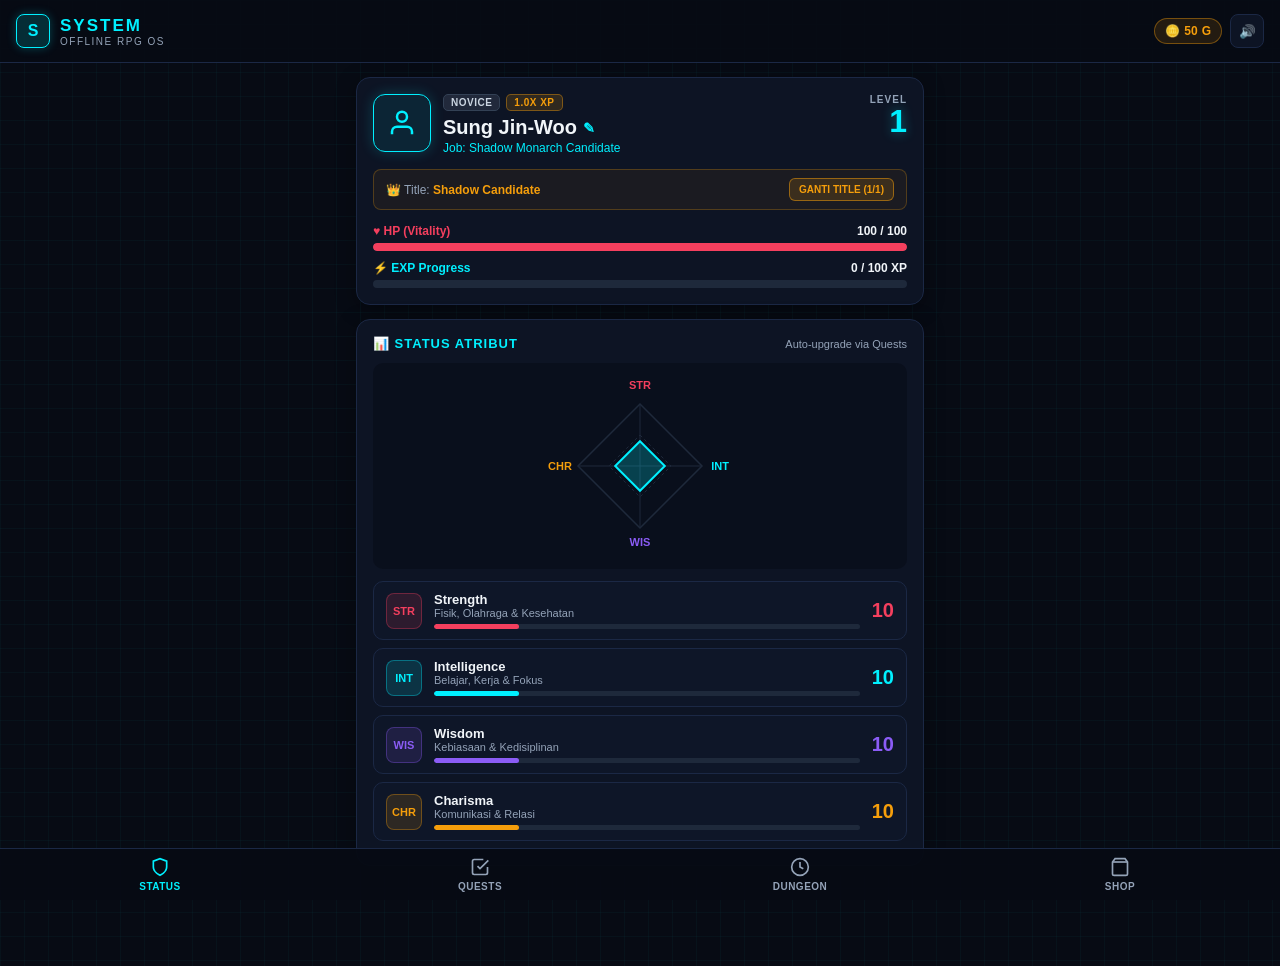
<file: SystemRPG-Android-Project/SystemRPG-Android/app/src/main/assets/gemini-code-1794833161318.html>
<!DOCTYPE html>
<html lang="id">
<head>
  <meta charset="UTF-8" />
  <meta name="viewport" content="width=device-width, initial-scale=1.0, maximum-scale=1.0, user-scalable=no" />
  <title>SYSTEM - Offline RPG OS</title>
  <style>
    :root {
      --bg-dark: #070b14;
      --card-bg: #0d1424;
      --card-border: #1b2845;
      --cyan: #00f0ff;
      --cyan-dim: rgba(0, 240, 255, 0.15);
      --purple: #8b5cf6;
      --red: #f43f5e;
      --green: #10b981;
      --amber: #f59e0b;
      --text-main: #f1f5f9;
      --text-muted: #94a3b8;
    }

    * { box-sizing: border-box; margin: 0; padding: 0; -webkit-tap-highlight-color: transparent; }

    body {
      background-color: var(--bg-dark);
      background-image:
        linear-gradient(rgba(0, 240, 255, 0.03) 1px, transparent 1px),
        linear-gradient(90deg, rgba(0, 240, 255, 0.03) 1px, transparent 1px);
      background-size: 24px 24px;
      color: var(--text-main);
      font-family: -apple-system, BlinkMacSystemFont, "Segoe UI", Roboto, Helvetica, Arial, sans-serif;
      min-height: 100vh;
      display: flex;
      flex-direction: column;
      overflow-x: hidden;
    }

    /* Header */
    header {
      display: flex;
      justify-content: space-between;
      align-items: center;
      padding: 14px 16px;
      background: rgba(7, 11, 20, 0.92);
      border-bottom: 1px solid var(--card-border);
      position: sticky;
      top: 0;
      z-index: 20;
    }

    .brand { display: flex; align-items: center; gap: 10px; }
    .brand-icon {
      width: 34px; height: 34px; border-radius: 8px;
      background: var(--cyan-dim); border: 1px solid var(--cyan);
      display: flex; align-items: center; justify-content: center;
      color: var(--cyan); font-weight: 800; font-size: 16px;
      box-shadow: 0 0 10px rgba(0, 240, 255, 0.25);
    }
    .brand-title { font-size: 17px; font-weight: 800; letter-spacing: 2px; color: var(--cyan); }
    .brand-sub { font-size: 10px; letter-spacing: 1.5px; color: var(--text-muted); }

    .header-actions { display: flex; align-items: center; gap: 8px; }
    .gold-badge {
      background: rgba(245, 158, 11, 0.12); border: 1px solid rgba(245, 158, 11, 0.4);
      color: var(--amber); padding: 5px 10px; border-radius: 20px;
      font-size: 12px; font-weight: 700; display: flex; align-items: center; gap: 4px;
    }
    .btn-icon {
      background: var(--card-bg); border: 1px solid var(--card-border);
      color: var(--text-main); width: 34px; height: 34px; border-radius: 8px;
      display: flex; align-items: center; justify-content: center; cursor: pointer;
    }

    /* Main Content */
    main { flex: 1; padding: 14px 16px 86px; max-width: 600px; width: 100%; margin: 0 auto; }
    .tab-pane { display: none; animation: fadeIn 0.2s ease; }
    .tab-pane.active { display: block; }
    @keyframes fadeIn { from { opacity: 0; transform: translateY(4px); } to { opacity: 1; transform: translateY(0); } }

    .card {
      background: var(--card-bg); border: 1px solid var(--card-border);
      border-radius: 14px; padding: 16px; margin-bottom: 14px;
      box-shadow: 0 4px 20px rgba(0, 0, 0, 0.35);
    }

    /* Profile Card */
    .profile-top { display: flex; justify-content: space-between; align-items: flex-start; gap: 12px; }
    .avatar-box {
      width: 58px; height: 58px; border-radius: 12px;
      background: rgba(0, 240, 255, 0.08); border: 1.5px solid var(--cyan);
      display: flex; align-items: center; justify-content: center; flex-shrink: 0;
      box-shadow: 0 0 14px rgba(0, 240, 255, 0.2);
    }
    .profile-info { flex: 1; }
    .badges { display: flex; gap: 6px; margin-bottom: 5px; flex-wrap: wrap; }
    .badge { font-size: 10px; font-weight: 700; padding: 2px 7px; border-radius: 5px; letter-spacing: 0.5px; }
    .badge-rank { background: rgba(148, 163, 184, 0.15); color: #cbd5e1; border: 1px solid #334155; }
    .badge-xp { background: rgba(245, 158, 11, 0.15); color: var(--amber); border: 1px solid rgba(245, 158, 11, 0.4); }

    .player-name { font-size: 20px; font-weight: 800; display: flex; align-items: center; gap: 6px; }
    .player-job { font-size: 12px; color: var(--cyan); margin-top: 2px; }
    .level-box { text-align: right; }
    .level-label { font-size: 10px; color: var(--text-muted); letter-spacing: 1px; font-weight: 700; }
    .level-num { font-size: 32px; font-weight: 900; color: var(--cyan); line-height: 1; text-shadow: 0 0 12px rgba(0, 240, 255, 0.4); }

    .title-bar {
      display: flex; justify-content: space-between; align-items: center;
      margin: 14px 0; padding: 8px 12px; border-radius: 8px;
      background: rgba(245, 158, 11, 0.06); border: 1px solid rgba(245, 158, 11, 0.25);
    }
    .title-text { font-size: 12px; color: var(--text-muted); }
    .title-text strong { color: var(--amber); }
    .btn-title {
      background: rgba(245, 158, 11, 0.15); border: 1px solid rgba(245, 158, 11, 0.5);
      color: var(--amber); font-size: 10px; font-weight: 700; padding: 5px 9px;
      border-radius: 6px; cursor: pointer;
    }
    .btn-title:active { transform: scale(0.96); }

    /* Progress Bars */
    .bar-group { margin-top: 10px; }
    .bar-header { display: flex; justify-content: space-between; font-size: 12px; font-weight: 600; margin-bottom: 5px; }
    .bar-track { width: 100%; height: 8px; background: #1e293b; border-radius: 99px; overflow: hidden; }
    .bar-fill { height: 100%; border-radius: 99px; transition: width 0.3s ease; }

    /* Stats & Radar */
    .section-header { display: flex; justify-content: space-between; align-items: center; margin-bottom: 12px; }
    .section-title { font-size: 13px; font-weight: 800; letter-spacing: 1px; color: var(--cyan); text-transform: uppercase; }
    .radar-wrap { display: flex; justify-content: center; padding: 8px 0; background: rgba(7, 11, 20, 0.5); border-radius: 10px; margin-bottom: 12px; }

    .stat-row {
      display: flex; align-items: center; gap: 12px; padding: 10px 12px;
      background: rgba(15, 23, 42, 0.7); border: 1px solid var(--card-border);
      border-radius: 10px; margin-bottom: 8px;
    }
    .stat-badge {
      width: 36px; height: 36px; border-radius: 8px; font-size: 11px; font-weight: 800;
      display: flex; align-items: center; justify-content: center; flex-shrink: 0;
    }
    .stat-details { flex: 1; }
    .stat-name { font-size: 13px; font-weight: 700; }
    .stat-desc { font-size: 11px; color: var(--text-muted); margin-bottom: 5px; }
    .stat-val { font-size: 20px; font-weight: 800; }

    /* Quests */
    .quest-form { display: flex; flex-direction: column; gap: 8px; margin-bottom: 14px; }
    .quest-input-row { display: flex; gap: 8px; }
    input, select {
      background: #090e1a; border: 1px solid var(--card-border); color: var(--text-main);
      padding: 10px 12px; border-radius: 8px; font-size: 13px; outline: none;
    }
    input:focus, select:focus { border-color: var(--cyan); }
    .btn-primary {
      background: var(--cyan); color: #040812; border: none; font-weight: 800;
      padding: 10px 14px; border-radius: 8px; font-size: 13px; cursor: pointer;
    }
    .btn-primary:active { opacity: 0.85; }

    .quest-item {
      display: flex; align-items: center; justify-content: space-between; gap: 10px;
      padding: 12px; background: rgba(15, 23, 42, 0.75); border: 1px solid var(--card-border);
      border-radius: 10px; margin-bottom: 8px; transition: all 0.2s;
    }
    .quest-item.done { border-color: rgba(16, 185, 129, 0.4); background: rgba(16, 185, 129, 0.06); }
    .quest-left { display: flex; align-items: center; gap: 10px; flex: 1; cursor: pointer; }
    .checkbox {
      width: 22px; height: 22px; border-radius: 6px; border: 2px solid var(--cyan);
      display: flex; align-items: center; justify-content: center; flex-shrink: 0;
      color: #040812; font-weight: 900; font-size: 13px;
    }
    .quest-item.done .checkbox { background: var(--green); border-color: var(--green); }
    .quest-title { font-size: 13px; font-weight: 600; }
    .quest-item.done .quest-title { text-decoration: line-through; color: var(--text-muted); }
    .quest-meta { font-size: 11px; color: var(--text-muted); margin-top: 2px; }
    .btn-del { background: none; border: none; color: #64748b; font-size: 16px; padding: 4px 6px; cursor: pointer; }

    /* Dungeon */
    .dungeon-box { text-align: center; padding: 20px 12px; }
    .timer-display {
      font-size: 54px; font-weight: 900; font-family: monospace; color: var(--cyan);
      text-shadow: 0 0 20px rgba(0, 240, 255, 0.35); margin: 14px 0;
    }
    .audio-selector {
      display: flex; justify-content: center; gap: 6px; margin: 14px 0; flex-wrap: wrap;
    }
    .audio-chip {
      background: #090e1a; border: 1px solid var(--card-border); color: var(--text-muted);
      padding: 6px 11px; border-radius: 20px; font-size: 11px; font-weight: 700; cursor: pointer;
    }
    .audio-chip.active {
      background: var(--cyan-dim); border-color: var(--cyan); color: var(--cyan);
    }
    .dungeon-controls { display: flex; justify-content: center; gap: 10px; margin-top: 14px; }
    .btn-danger {
      background: rgba(244, 63, 94, 0.15); border: 1px solid var(--red);
      color: var(--red); font-weight: 700; padding: 10px 16px; border-radius: 8px; cursor: pointer;
    }
    .lock-badge {
      display: inline-flex; align-items: center; gap: 5px; font-size: 11px;
      color: var(--green); background: rgba(16, 185, 129, 0.1);
      border: 1px solid rgba(16, 185, 129, 0.3); padding: 4px 10px; border-radius: 99px;
      margin-top: 10px;
    }

    /* Shop */
    .shop-item {
      display: flex; justify-content: space-between; align-items: center; gap: 10px;
      padding: 12px; background: rgba(15, 23, 42, 0.75); border: 1px solid var(--card-border);
      border-radius: 10px; margin-bottom: 8px;
    }
    .btn-buy {
      background: rgba(245, 158, 11, 0.15); border: 1px solid var(--amber);
      color: var(--amber); font-weight: 800; font-size: 12px; padding: 7px 12px;
      border-radius: 8px; cursor: pointer; white-space: nowrap;
    }

    /* Bottom Nav */
    nav {
      position: fixed; bottom: 0; left: 0; right: 0;
      background: rgba(7, 11, 20, 0.96); border-top: 1px solid var(--card-border);
      display: flex; justify-content: space-around; padding: 8px 0; z-index: 30;
    }
    .nav-btn {
      background: none; border: none; color: var(--text-muted);
      display: flex; flex-direction: column; align-items: center; gap: 4px;
      font-size: 10px; font-weight: 700; letter-spacing: 0.5px; cursor: pointer; flex: 1;
    }
    .nav-btn.active { color: var(--cyan); }
    .nav-btn svg { width: 20px; height: 20px; }

    /* Toast */
    #toast {
      position: fixed; top: 68px; left: 50%; transform: translateX(-50%);
      background: #0f172a; border: 1px solid var(--cyan); color: var(--text-main);
      padding: 9px 16px; border-radius: 99px; font-size: 12px; font-weight: 700;
      box-shadow: 0 6px 24px rgba(0, 0, 0, 0.6); z-index: 99;
      opacity: 0; pointer-events: none; transition: opacity 0.25s; white-space: nowrap;
    }
    #toast.show { opacity: 1; }
  </style>
</head>
<body>

  <header>
    <div class="brand">
      <div class="brand-icon">S</div>
      <div>
        <div class="brand-title">SYSTEM</div>
        <div class="brand-sub">OFFLINE RPG OS</div>
      </div>
    </div>
    <div class="header-actions">
      <div class="gold-badge">🪙 <span id="goldDisplay">0</span> G</div>
      <button class="btn-icon" onclick="toggleSoundFX()" id="sfxBtn" title="Efek Suara">🔊</button>
    </div>
  </header>

  <div id="toast">Notifikasi System</div>

  <main>
    <!-- TAB 1: STATUS -->
    <section id="tab-status" class="tab-pane active">
      <div class="card">
        <div class="profile-top">
          <div class="avatar-box">
            <svg width="30" height="30" viewBox="0 0 24 24" fill="none" stroke="#00f0ff" stroke-width="2">
              <path d="M20 21v-2a4 4 0 0 0-4-4H8a4 4 0 0 0-4 4v2"></path>
              <circle cx="12" cy="7" r="4"></circle>
            </svg>
          </div>
          <div class="profile-info">
            <div class="badges">
              <span class="badge badge-rank" id="rankBadge">NOVICE</span>
              <span class="badge badge-xp" id="xpMultBadge">1.0X XP</span>
            </div>
            <div class="player-name">
              <span id="playerName">Hunter</span>
              <span style="font-size:14px; color:var(--cyan); cursor:pointer;" onclick="editName()">✎</span>
            </div>
            <div class="player-job" id="playerJob">Job: Shadow Monarch Candidate</div>
          </div>
          <div class="level-box">
            <div class="level-label">LEVEL</div>
            <div class="level-num" id="levelDisplay">1</div>
          </div>
        </div>

        <div class="title-bar">
          <div class="title-text">👑 Title: <strong id="activeTitleDisplay">Shadow Candidate</strong></div>
          <button class="btn-title" onclick="cycleTitle()" id="btnChangeTitle">GANTI TITLE (1/1)</button>
        </div>

        <div class="bar-group">
          <div class="bar-header">
            <span style="color:var(--red);">♥ HP (Vitality)</span>
            <span id="hpText">100 / 100</span>
          </div>
          <div class="bar-track">
            <div class="bar-fill" id="hpBar" style="width:100%; background:var(--red);"></div>
          </div>
        </div>

        <div class="bar-group">
          <div class="bar-header">
            <span style="color:var(--cyan);">⚡ EXP Progress</span>
            <span id="xpText">0 / 100 XP</span>
          </div>
          <div class="bar-track">
            <div class="bar-fill" id="xpBar" style="width:0%; background:linear-gradient(90deg, var(--cyan), var(--purple));"></div>
          </div>
        </div>
      </div>

      <div class="card">
        <div class="section-header">
          <div class="section-title">📊 Status Atribut</div>
          <div style="font-size:11px; color:var(--text-muted);">Auto-upgrade via Quests</div>
        </div>

        <div class="radar-wrap">
          <svg id="radarSvg" width="210" height="190" viewBox="0 0 210 190"></svg>
        </div>

        <div id="statsList"></div>
      </div>
    </section>

    <!-- TAB 2: QUESTS -->
    <section id="tab-quests" class="tab-pane">
      <div class="card">
        <div class="section-header">
          <div class="section-title">⚔️ Tambah Main Quest</div>
        </div>
        <div class="quest-form">
          <input type="text" id="questTitleInput" placeholder="Contoh: Olahraga 30 menit / Belajar 1 bab..." />
          <div class="quest-input-row">
            <select id="questStatInput" style="flex:1;">
              <option value="STR">STR (Fisik & Olahraga)</option>
              <option value="INT">INT (Belajar & Fokus)</option>
              <option value="WIS">WIS (Ibadah & Kebiasaan)</option>
              <option value="CHR">CHR (Sosial & Komunikasi)</option>
            </select>
            <select id="questDiffInput" style="width:120px;">
              <option value="E">Rank E (+15 XP)</option>
              <option value="D" selected>Rank D (+25 XP)</option>
              <option value="C">Rank C (+40 XP)</option>
              <option value="B">Rank B (+60 XP)</option>
            </select>
          </div>
          <button class="btn-primary" onclick="addQuest()">+ TAMBAH QUEST</button>
        </div>
      </div>

      <div class="card">
        <div class="section-header">
          <div class="section-title">📜 Daftar Daily & Main Quest</div>
          <div style="font-size:11px; color:var(--text-muted);">Klik ulang untuk Undo</div>
        </div>
        <div id="questList"></div>
      </div>
    </section>

    <!-- TAB 3: DUNGEON -->
    <section id="tab-dungeon" class="tab-pane">
      <div class="card dungeon-box">
        <div class="section-title">🌀 Instant Dungeon (Deep Focus)</div>
        <p style="font-size:12px; color:var(--text-muted); margin-top:6px;">
          Selesaikan sesi fokus tanpa gangguan untuk mendapatkan <strong>+60 XP</strong>, <strong>+40 Gold</strong>, dan <strong>+2 INT</strong>.
        </p>

        <div class="timer-display" id="timerDisplay">25:00</div>

        <div style="font-size:11px; color:var(--text-muted); margin-bottom:4px;">🎵 Ambient Sound (Offline Audio):</div>
        <div class="audio-selector">
          <button class="audio-chip active" data-sound="none" onclick="setDungeonAudio('none')">🔇 Hening</button>
          <button class="audio-chip" data-sound="synth" onclick="setDungeonAudio('synth')">🌌 Dark Synth</button>
          <button class="audio-chip" data-sound="rain" onclick="setDungeonAudio('rain')">🌧️ Suara Hujan</button>
        </div>

        <div class="dungeon-controls">
          <button class="btn-primary" id="btnStartDungeon" onclick="toggleDungeon()">▶ MASUK DUNGEON</button>
          <button class="btn-danger" onclick="resetDungeon()">↺ RESET</button>
        </div>

        <div id="screenLockStatus" class="lock-badge" style="display:none;">
          🔒 Layar Dikunci Tetap Menyala
        </div>
      </div>
    </section>

    <!-- TAB 4: SHOP -->
    <section id="tab-shop" class="tab-pane">
      <div class="card">
        <div class="section-header">
          <div class="section-title">🛒 System Reward Shop</div>
          <div style="font-size:11px; color:var(--text-muted);">Tukar Gold dengan Self-Reward</div>
        </div>
        <div class="quest-input-row" style="margin-bottom:12px;">
          <input type="text" id="shopNameInput" placeholder="Nama hadiah (misal: Kopi Susu / Main Game)" style="flex:1;" />
          <input type="number" id="shopCostInput" placeholder="Gold" style="width:80px;" value="50" />
          <button class="btn-primary" onclick="addShopItem()">+</button>
        </div>
        <div id="shopList"></div>
      </div>
    </section>
  </main>

  <nav>
    <button class="nav-btn active" onclick="switchTab('status', this)">
      <svg viewBox="0 0 24 24" fill="none" stroke="currentColor" stroke-width="2"><path d="M12 22s8-4 8-10V5l-8-3-8 3v7c0 6 8 10 8 10z"/></svg>
      STATUS
    </button>
    <button class="nav-btn" onclick="switchTab('quests', this)">
      <svg viewBox="0 0 24 24" fill="none" stroke="currentColor" stroke-width="2"><path d="M9 11l3 3L22 4"/><path d="M21 12v7a2 2 0 0 1-2 2H5a2 2 0 0 1-2-2V5a2 2 0 0 1 2-2h11"/></svg>
      QUESTS
    </button>
    <button class="nav-btn" onclick="switchTab('dungeon', this)">
      <svg viewBox="0 0 24 24" fill="none" stroke="currentColor" stroke-width="2"><circle cx="12" cy="12" r="10"/><polyline points="12 6 12 12 16 14"/></svg>
      DUNGEON
    </button>
    <button class="nav-btn" onclick="switchTab('shop', this)">
      <svg viewBox="0 0 24 24" fill="none" stroke="currentColor" stroke-width="2"><path d="M6 2L3 6v14a2 2 0 0 0 2 2h14a2 2 0 0 0 2-2V6l-3-4z"/><line x1="3" y1="6" x2="21" y2="6"/></svg>
      SHOP
    </button>
  </nav>

  <script>
    const ALL_TITLES = [
      { id: 'candidate', name: 'Shadow Candidate', mult: 1.0, req: () => true },
      { id: 'hunter', name: 'Awakened Hunter', mult: 1.05, req: (s) => s.level >= 2 },
      { id: 'iron', name: 'Iron Body', mult: 1.1, req: (s) => s.stats.STR >= 15 },
      { id: 'scholar', name: 'Arcane Scholar', mult: 1.1, req: (s) => s.stats.INT >= 15 },
      { id: 'monarch', name: 'Shadow Monarch', mult: 1.25, req: (s) => s.level >= 10 }
    ];

    const DIFF_REWARDS = {
      E: { xp: 15, gold: 10, stat: 1 },
      D: { xp: 25, gold: 15, stat: 1 },
      C: { xp: 40, gold: 25, stat: 2 },
      B: { xp: 60, gold: 40, stat: 3 }
    };

    let state = JSON.parse(localStorage.getItem('systemRpgState')) || {
      name: 'Sung Jin-Woo',
      level: 1,
      xp: 0,
      hp: 100,
      maxHp: 100,
      gold: 50,
      sfx: true,
      activeTitleId: 'candidate',
      stats: { STR: 10, INT: 10, WIS: 10, CHR: 10 },
      quests: [
        { id: 1, title: 'Olahraga / Push-up 20x', stat: 'STR', diff: 'D', done: false },
        { id: 2, title: 'Deep Work / Belajar 45 Menit', stat: 'INT', diff: 'C', done: false },
        { id: 3, title: 'Membaca Buku / Refleksi Harian', stat: 'WIS', diff: 'E', done: false }
      ],
      shop: [
        { id: 1, name: 'Minuman Favorit / Kopi', cost: 40 },
        { id: 2, name: 'Main Game / Nonton 1 Jam', cost: 60 },
        { id: 3, name: 'Cheat Meal Akhir Pekan', cost: 150 }
      ]
    };

    function saveState() {
      localStorage.setItem('systemRpgState', JSON.stringify(state));
    }

    function showToast(msg) {
      const t = document.getElementById('toast');
      t.textContent = msg;
      t.classList.add('show');
      clearTimeout(window._toastTimer);
      window._toastTimer = setTimeout(() => t.classList.remove('show'), 2400);
    }

    // Web Audio SFX
    let audioCtx = null;
    function getAudioCtx() {
      if (!audioCtx) audioCtx = new (window.AudioContext || window.webkitAudioContext)();
      if (audioCtx.state === 'suspended') audioCtx.resume();
      return audioCtx;
    }

    function playTone(freq, type = 'sine', duration = 0.15) {
      if (!state.sfx) return;
      try {
        const ctx = getAudioCtx();
        const osc = ctx.createOscillator();
        const gain = ctx.createGain();
        osc.type = type;
        osc.frequency.setValueAtTime(freq, ctx.currentTime);
        gain.gain.setValueAtTime(0.12, ctx.currentTime);
        gain.gain.exponentialRampToValueAtTime(0.001, ctx.currentTime + duration);
        osc.connect(gain);
        gain.connect(ctx.destination);
        osc.start();
        osc.stop(ctx.currentTime + duration);
      } catch (e) {}
    }

    function toggleSoundFX() {
      state.sfx = !state.sfx;
      document.getElementById('sfxBtn').textContent = state.sfx ? '🔊' : '🔇';
      saveState();
      showToast(state.sfx ? 'Efek Suara Aktif' : 'Efek Suara Dimatikan');
    }

    // Level & XP Logic (Mendukung penambahan maupun pengurangan / Undo)
    function xpNeededForLevel(lvl) {
      return lvl * 100;
    }

    function applyXpAndLevel(deltaXp) {
      state.xp += deltaXp;
      while (state.xp >= xpNeededForLevel(state.level)) {
        state.xp -= xpNeededForLevel(state.level);
        state.level++;
        state.hp = state.maxHp;
        playTone(660, 'triangle', 0.35);
        showToast(`🎉 LEVEL UP! Sekarang Level ${state.level}!`);
      }
      while (state.xp < 0 && state.level > 1) {
        state.level--;
        state.xp += xpNeededForLevel(state.level);
      }
      if (state.xp < 0) state.xp = 0;
    }

    // Title System (Langsung berpindah & render ulang)
    function getUnlockedTitles() {
      return ALL_TITLES.filter(t => t.req(state));
    }

    function cycleTitle() {
      const unlocked = getUnlockedTitles();
      if (unlocked.length <= 1) {
        showToast('Naikkan Level atau Stat untuk membuka Title baru!');
        return;
      }
      const currentIdx = unlocked.findIndex(t => t.id === state.activeTitleId);
      const nextIdx = (currentIdx + 1) % unlocked.length;
      state.activeTitleId = unlocked[nextIdx].id;
      playTone(520, 'sine', 0.12);
      saveState();
      renderAll();
      showToast(`👑 Title diganti: ${unlocked[nextIdx].name}`);
    }

    function editName() {
      const newName = prompt('Masukkan Nama Hunter:', state.name);
      if (newName && newName.trim()) {
        state.name = newName.trim();
        saveState();
        renderAll();
      }
    }

    // Quest & Undo Toggle
    function addQuest() {
      const titleEl = document.getElementById('questTitleInput');
      const title = titleEl.value.trim();
      if (!title) return;
      const stat = document.getElementById('questStatInput').value;
      const diff = document.getElementById('questDiffInput').value;
      state.quests.unshift({ id: Date.now(), title, stat, diff, done: false });
      titleEl.value = '';
      playTone(440, 'sine', 0.1);
      saveState();
      renderAll();
      showToast('Quest baru ditambahkan!');
    }

    function toggleQuest(id) {
      const q = state.quests.find(item => item.id === id);
      if (!q) return;

      const unlocked = getUnlockedTitles();
      const activeTitle = unlocked.find(t => t.id === state.activeTitleId) || ALL_TITLES[0];
      const base = DIFF_REWARDS[q.diff] || DIFF_REWARDS.D;
      const earnedXp = Math.round(base.xp * activeTitle.mult);

      if (!q.done) {
        // Selesaikan Quest
        q.done = true;
        q.lastEarnedXp = earnedXp;
        q.lastEarnedGold = base.gold;
        q.lastEarnedStat = base.stat;

        state.gold += base.gold;
        state.stats[q.stat] = (state.stats[q.stat] || 10) + base.stat;
        applyXpAndLevel(earnedXp);
        playTone(580, 'triangle', 0.18);
        showToast(`✅ Selesai! +${earnedXp} XP, +${base.gold} G, +${base.stat} ${q.stat}`);
      } else {
        // UNDO / Batalkan Quest (jika kepencet)
        q.done = false;
        const revXp = q.lastEarnedXp || earnedXp;
        const revGold = q.lastEarnedGold || base.gold;
        const revStat = q.lastEarnedStat || base.stat;

        state.gold = Math.max(0, state.gold - revGold);
        state.stats[q.stat] = Math.max(1, (state.stats[q.stat] || 10) - revStat);
        applyXpAndLevel(-revXp);
        playTone(260, 'sawtooth', 0.15);
        showToast(`↩️ Quest dibatalkan (-${revXp} XP, -${revGold} G)`);
      }

      saveState();
      renderAll();
    }

    function deleteQuest(id) {
      state.quests = state.quests.filter(q => q.id !== id);
      saveState();
      renderAll();
    }

    // Dungeon Timer + Offline Ambient Audio + Screen Keep-On Lock
    let dungeonSeconds = 25 * 60;
    let dungeonInterval = null;
    let selectedAudioMode = 'none';
    let ambientNodes = [];

    function setScreenLock(enable) {
      // 1. Panggil jembatan Android Native (MainActivity.kt)
      if (window.AndroidBridge && typeof window.AndroidBridge.setKeepScreenOn === 'function') {
        window.AndroidBridge.setKeepScreenOn(enable);
      }
      // 2. Fallback Web WakeLock API
      if ('wakeLock' in navigator) {
        if (enable && !window._wakeLock) {
          navigator.wakeLock.request('screen').then(lock => { window._wakeLock = lock; }).catch(() => {});
        } else if (!enable && window._wakeLock) {
          window._wakeLock.release().catch(() => {});
          window._wakeLock = null;
        }
      }
      document.getElementById('screenLockStatus').style.display = enable ? 'inline-flex' : 'none';
    }

    function stopAmbientAudio() {
      ambientNodes.forEach(node => {
        try { node.stop(); } catch (e) {}
        try { node.disconnect(); } catch (e) {}
      });
      ambientNodes = [];
    }

    function startAmbientAudio(mode) {
      stopAmbientAudio();
      if (mode === 'none') return;
      try {
        const ctx = getAudioCtx();
        if (mode === 'synth') {
          // Dark Cyber Pad Drone (Offline Synth)
          const freqs = [110, 164.81, 220]; // A2, E3, A3
          freqs.forEach(f => {
            const osc = ctx.createOscillator();
            const gain = ctx.createGain();
            osc.type = 'sine';
            osc.frequency.value = f;
            gain.gain.value = 0.035;
            osc.connect(gain);
            gain.connect(ctx.destination);
            osc.start();
            ambientNodes.push(osc, gain);
          });
        } else if (mode === 'rain') {
          // Suara Hujan Rintik (Filtered Pink/Brown Noise)
          const bufferSize = 2 * ctx.sampleRate;
          const noiseBuffer = ctx.createBuffer(1, bufferSize, ctx.sampleRate);
          const output = noiseBuffer.getChannelData(0);
          let lastOut = 0.0;
          for (let i = 0; i < bufferSize; i++) {
            const white = Math.random() * 2 - 1;
            output[i] = (lastOut + (0.04 * white)) / 1.04;
            lastOut = output[i];
            output[i] *= 2.5;
          }
          const whiteNoise = ctx.createBufferSource();
          whiteNoise.buffer = noiseBuffer;
          whiteNoise.loop = true;

          const filter = ctx.createBiquadFilter();
          filter.type = 'lowpass';
          filter.frequency.value = 750;

          const gain = ctx.createGain();
          gain.gain.value = 0.14;

          whiteNoise.connect(filter);
          filter.connect(gain);
          gain.connect(ctx.destination);
          whiteNoise.start();
          ambientNodes.push(whiteNoise, filter, gain);
        }
      } catch (e) {}
    }

    function setDungeonAudio(mode) {
      selectedAudioMode = mode;
      document.querySelectorAll('.audio-chip').forEach(btn => {
        btn.classList.toggle('active', btn.dataset.sound === mode);
      });
      if (dungeonInterval) {
        startAmbientAudio(mode);
      }
    }

    function updateTimerDisplay() {
      const m = String(Math.floor(dungeonSeconds / 60)).padStart(2, '0');
      const s = String(dungeonSeconds % 60).padStart(2, '0');
      document.getElementById('timerDisplay').textContent = `${m}:${s}`;
    }

    function toggleDungeon() {
      const btn = document.getElementById('btnStartDungeon');
      if (dungeonInterval) {
        clearInterval(dungeonInterval);
        dungeonInterval = null;
        stopAmbientAudio();
        setScreenLock(false);
        btn.textContent = '▶ LANJUTKAN';
      } else {
        setScreenLock(true);
        startAmbientAudio(selectedAudioMode);
        btn.textContent = '⏸ JEDA';
        dungeonInterval = setInterval(() => {
          dungeonSeconds--;
          updateTimerDisplay();
          if (dungeonSeconds <= 0) {
            clearInterval(dungeonInterval);
            dungeonInterval = null;
            stopAmbientAudio();
            setScreenLock(false);
            dungeonSeconds = 25 * 60;
            updateTimerDisplay();
            btn.textContent = '▶ MASUK DUNGEON';

            state.gold += 40;
            state.stats.INT += 2;
            applyXpAndLevel(60);
            playTone(700, 'triangle', 0.4);
            saveState();
            renderAll();
            showToast('🏆 Dungeon Cleared! +60 XP, +40 G, +2 INT');
          }
        }, 1000);
      }
    }

    function resetDungeon() {
      clearInterval(dungeonInterval);
      dungeonInterval = null;
      stopAmbientAudio();
      setScreenLock(false);
      dungeonSeconds = 25 * 60;
      updateTimerDisplay();
      document.getElementById('btnStartDungeon').textContent = '▶ MASUK DUNGEON';
    }

    // Shop
    function addShopItem() {
      const nameEl = document.getElementById('shopNameInput');
      const costEl = document.getElementById('shopCostInput');
      const name = nameEl.value.trim();
      const cost = parseInt(costEl.value, 10) || 50;
      if (!name) return;
      state.shop.push({ id: Date.now(), name, cost });
      nameEl.value = '';
      saveState();
      renderAll();
    }

    function buyItem(id) {
      const item = state.shop.find(i => i.id === id);
      if (!item) return;
      if (state.gold < item.cost) {
        showToast('❌ Gold tidak cukup!');
        return;
      }
      state.gold -= item.cost;
      playTone(620, 'sine', 0.2);
      saveState();
      renderAll();
      showToast(`🎁 Berhasil menukar: ${item.name}`);
    }

    // Navigation
    function switchTab(tabName, btnEl) {
      document.querySelectorAll('.tab-pane').forEach(p => p.classList.remove('active'));
      document.querySelectorAll('.nav-btn').forEach(b => b.classList.remove('active'));
      document.getElementById('tab-' + tabName).classList.add('active');
      btnEl.classList.add('active');
    }

    // Render Radar & UI
    function renderRadar() {
      const svg = document.getElementById('radarSvg');
      const cx = 105, cy = 95, maxR = 62;
      const cap = Math.max(25, state.stats.STR, state.stats.INT, state.stats.WIS, state.stats.CHR);

      const pStr = [cx, cy - (state.stats.STR / cap) * maxR];
      const pInt = [cx + (state.stats.INT / cap) * maxR, cy];
      const pWis = [cx, cy + (state.stats.WIS / cap) * maxR];
      const pChr = [cx - (state.stats.CHR / cap) * maxR, cy];

      const grid1 = `${cx},${cy-maxR} ${cx+maxR},${cy} ${cx},${cy+maxR} ${cx-maxR},${cy}`;
      const grid2 = `${cx},${cy-maxR*0.5} ${cx+maxR*0.5},${cy} ${cx},${cy+maxR*0.5} ${cx-maxR*0.5},${cy}`;
      const poly = `${pStr[0]},${pStr[1]} ${pInt[0]},${pInt[1]} ${pWis[0]},${pWis[1]} ${pChr[0]},${pChr[1]}`;

      svg.innerHTML = `
        <polygon points="${grid1}" fill="none" stroke="#1e293b" stroke-width="1.5"/>
        <polygon points="${grid2}" fill="none" stroke="#1e293b" stroke-dasharray="3,3" stroke-width="1"/>
        <line x1="${cx}" y1="${cy-maxR}" x2="${cx}" y2="${cy+maxR}" stroke="#1e293b" stroke-width="1"/>
        <line x1="${cx-maxR}" y1="${cy}" x2="${cx+maxR}" y2="${cy}" stroke="#1e293b" stroke-width="1"/>
        <polygon points="${poly}" fill="rgba(0, 240, 255, 0.22)" stroke="#00f0ff" stroke-width="2"/>
        <text x="${cx}" y="18" fill="#f43f5e" font-size="11" font-weight="800" text-anchor="middle">STR</text>
        <text x="${cx+maxR+18}" y="${cy+4}" fill="#00f0ff" font-size="11" font-weight="800" text-anchor="middle">INT</text>
        <text x="${cx}" y="${cy+maxR+18}" fill="#8b5cf6" font-size="11" font-weight="800" text-anchor="middle">WIS</text>
        <text x="${cx-maxR-18}" y="${cy+4}" fill="#f59e0b" font-size="11" font-weight="800" text-anchor="middle">CHR</text>
      `;
    }

    function renderAll() {
      document.getElementById('goldDisplay').textContent = state.gold;
      document.getElementById('sfxBtn').textContent = state.sfx ? '🔊' : '🔇';
      document.getElementById('playerName').textContent = state.name;
      document.getElementById('levelDisplay').textContent = state.level;

      // Rank
      const rank = state.level >= 15 ? 'S-RANK' : state.level >= 10 ? 'A-RANK' : state.level >= 5 ? 'C-RANK' : 'NOVICE';
      document.getElementById('rankBadge').textContent = rank;

      // Title
      const unlocked = getUnlockedTitles();
      let activeTitle = unlocked.find(t => t.id === state.activeTitleId);
      if (!activeTitle) {
        activeTitle = unlocked[0];
        state.activeTitleId = activeTitle.id;
      }
      document.getElementById('activeTitleDisplay').textContent = activeTitle.name;
      document.getElementById('xpMultBadge').textContent = `${activeTitle.mult.toFixed(1)}X XP`;
      document.getElementById('btnChangeTitle').textContent = `GANTI TITLE (${unlocked.findIndex(t => t.id === activeTitle.id) + 1}/${unlocked.length})`;

      // Bars
      const needed = xpNeededForLevel(state.level);
      document.getElementById('hpText').textContent = `${state.hp} / ${state.maxHp}`;
      document.getElementById('hpBar').style.width = `${(state.hp / state.maxHp) * 100}%`;
      document.getElementById('xpText').textContent = `${state.xp} / ${needed} XP`;
      document.getElementById('xpBar').style.width = `${Math.min(100, (state.xp / needed) * 100)}%`;

      // Stats
      const statMeta = [
        { key: 'STR', name: 'Strength', desc: 'Fisik, Olahraga & Kesehatan', color: '#f43f5e' },
        { key: 'INT', name: 'Intelligence', desc: 'Belajar, Kerja & Fokus', color: '#00f0ff' },
        { key: 'WIS', name: 'Wisdom', desc: 'Kebiasaan & Kedisiplinan', color: '#8b5cf6' },
        { key: 'CHR', name: 'Charisma', desc: 'Komunikasi & Relasi', color: '#f59e0b' }
      ];
      document.getElementById('statsList').innerHTML = statMeta.map(s => {
        const val = state.stats[s.key] || 10;
        const pct = Math.min(100, (val / 50) * 100);
        return `
          <div class="stat-row">
            <div class="stat-badge" style="background:${s.color}22; color:${s.color}; border:1px solid ${s.color}55;">${s.key}</div>
            <div class="stat-details">
              <div class="stat-name">${s.name}</div>
              <div class="stat-desc">${s.desc}</div>
              <div class="bar-track" style="height:5px;"><div class="bar-fill" style="width:${pct}%; background:${s.color};"></div></div>
            </div>
            <div class="stat-val" style="color:${s.color};">${val}</div>
          </div>
        `;
      }).join('');

      renderRadar();

      // Quests
      document.getElementById('questList').innerHTML = state.quests.map(q => {
        const rew = DIFF_REWARDS[q.diff] || DIFF_REWARDS.D;
        return `
          <div class="quest-item ${q.done ? 'done' : ''}">
            <div class="quest-left" onclick="toggleQuest(${q.id})">
              <div class="checkbox">${q.done ? '✓' : ''}</div>
              <div>
                <div class="quest-title">${q.title}</div>
                <div class="quest-meta">Rank ${q.diff} • +${q.stat} • +${rew.xp} XP • +${rew.gold} G</div>
              </div>
            </div>
            <button class="btn-del" onclick="deleteQuest(${q.id})">✕</button>
          </div>
        `;
      }).join('') || '<div style="text-align:center; color:var(--text-muted); font-size:12px;">Belum ada quest aktif.</div>';

      // Shop
      document.getElementById('shopList').innerHTML = state.shop.map(item => `
        <div class="shop-item">
          <div>
            <div style="font-size:13px; font-weight:700;">${item.name}</div>
            <div style="font-size:11px; color:var(--amber);">Harga: ${item.cost} Gold</div>
          </div>
          <button class="btn-buy" onclick="buyItem(${item.id})">TUKAR</button>
        </div>
      `).join('');
    }

    renderAll();
  </script>
</body>
</html>
</file>
